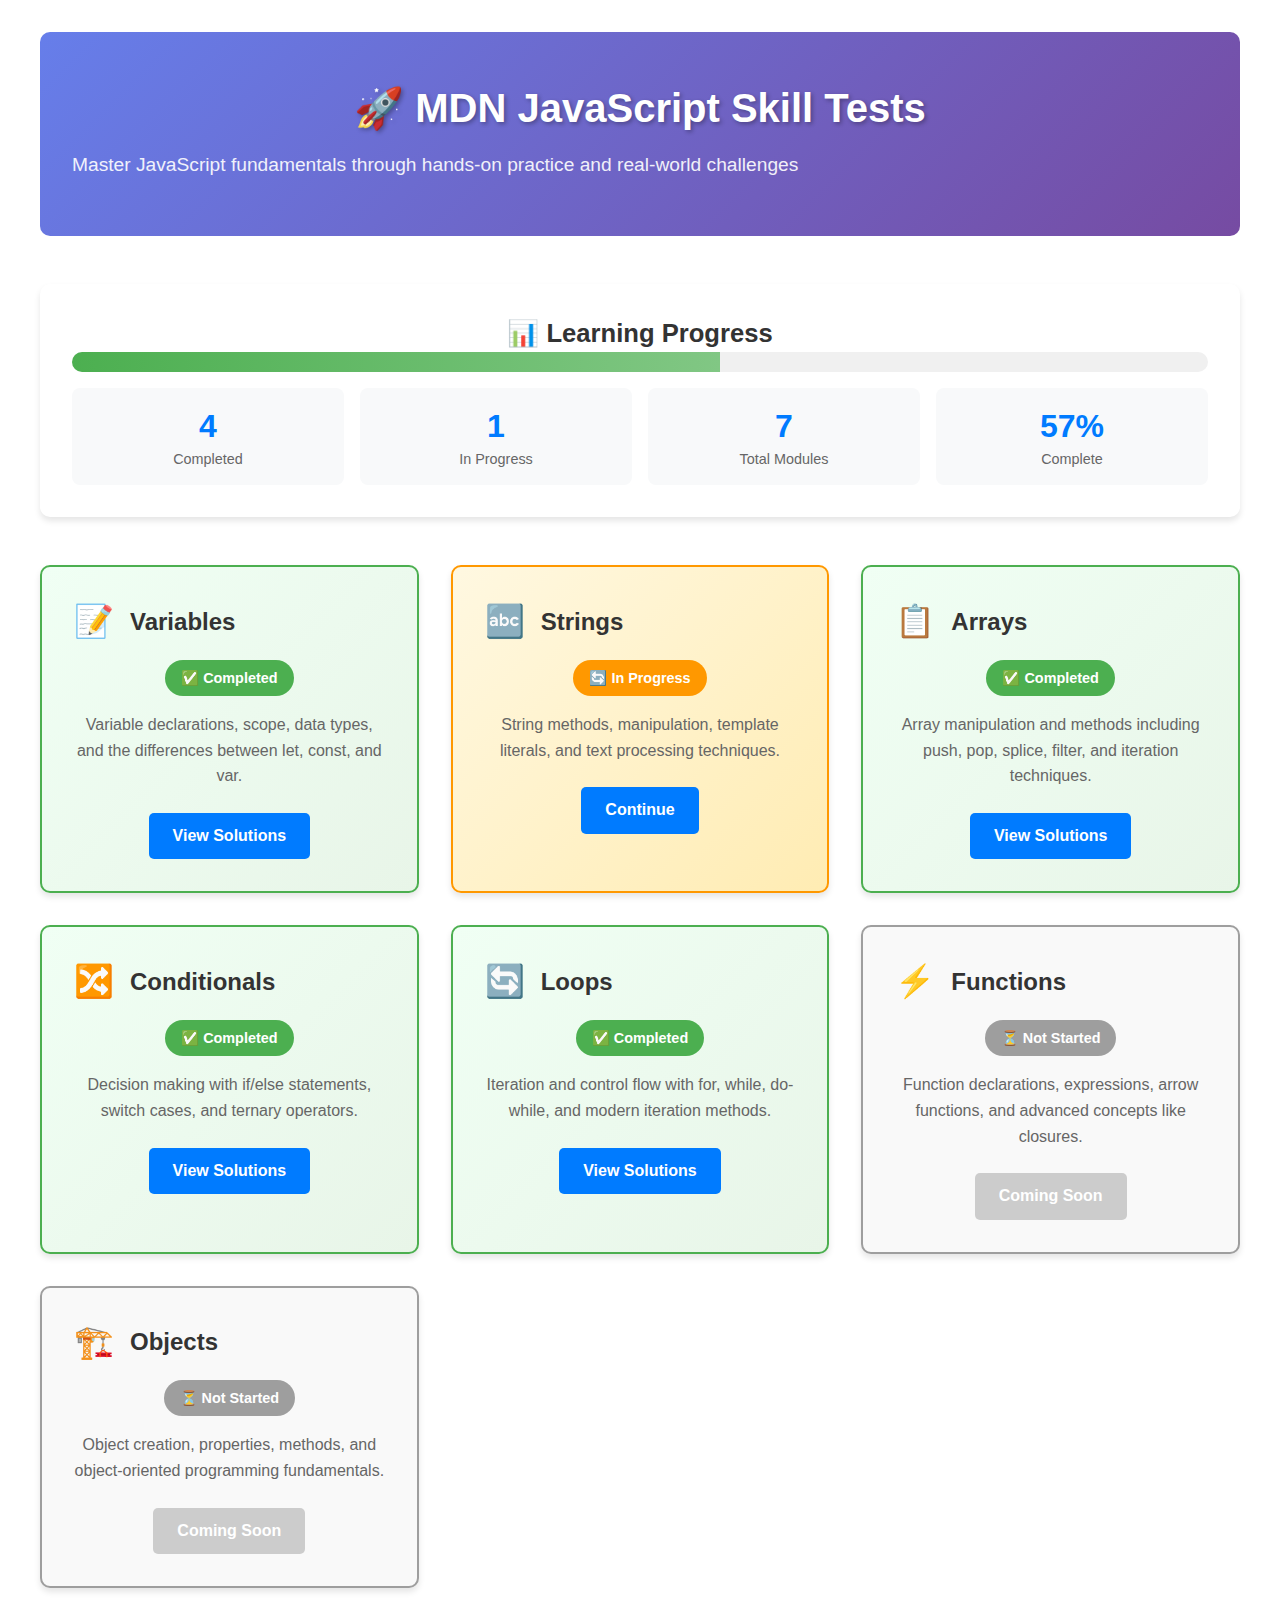
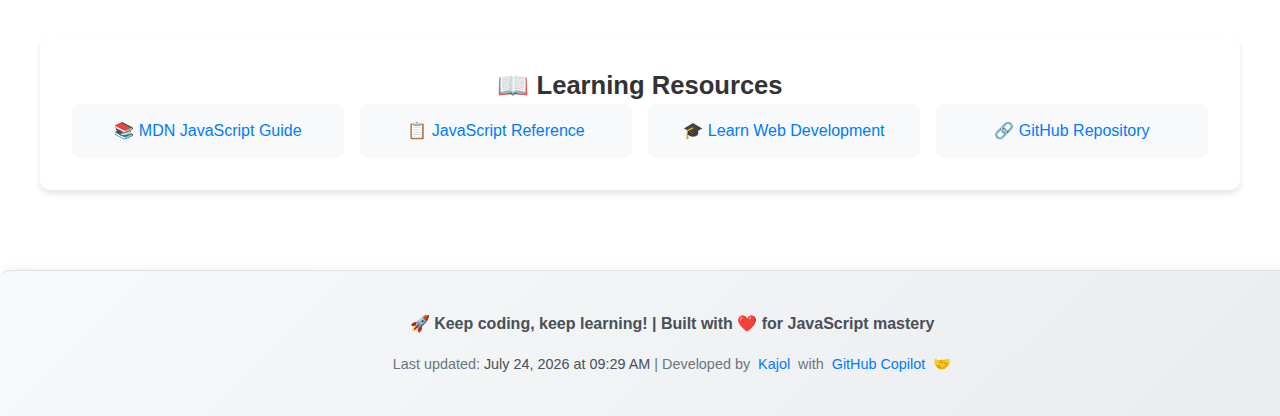
<file: index.html>
<!DOCTYPE html>
<html lang="en">
  <head>
    <meta charset="UTF-8" />
    <meta name="viewport" content="width=device-width, initial-scale=1.0" />
    <title>MDN JavaScript Skill Tests - Dashboard</title>
    <link rel="stylesheet" href="styles.css" />
    <link rel="stylesheet" href="dashboard.css" />
  </head>
  <body>
    <div class="dashboard">
      <!-- Hero Section -->
      <section class="hero">
        <h1>🚀 MDN JavaScript Skill Tests</h1>
        <p>
          Master JavaScript fundamentals through hands-on practice and
          real-world challenges
        </p>
      </section>

      <!-- Progress Overview -->
      <section class="progress-section">
        <h2>📊 Learning Progress</h2>
        <div class="progress-bar">
          <div class="progress-fill" id="progress-fill"></div>
        </div>
        <div class="stats" id="stats-container"></div>
      </section>

      <!-- Modules Grid -->
      <section class="modules-grid" id="modules-container"></section>

      <!-- Resources Section -->
      <section class="resources-section">
        <h2>📖 Learning Resources</h2>
        <div class="resources-grid" id="resources-container"></div>
      </section>
    </div>

    <footer>
      <p>
        🚀 Keep coding, keep learning! | Built with ❤️ for JavaScript mastery
      </p>
      <p>
        Last updated: <span id="last-updated"></span> |
        <span
          >Developed by
          <a
            href="https://github.com/the-sankari"
            target="_blank"
            rel="noopener"
            >Kajol</a
          >
          with
          <a
            href="https://github.com/features/copilot"
            target="_blank"
            rel="noopener"
            >GitHub Copilot</a
          >
          🤝</span
        >
      </p>
    </footer>

    <!-- External JavaScript -->
    <script src="dashboard.js"></script>
  </body>
</html>
</file>
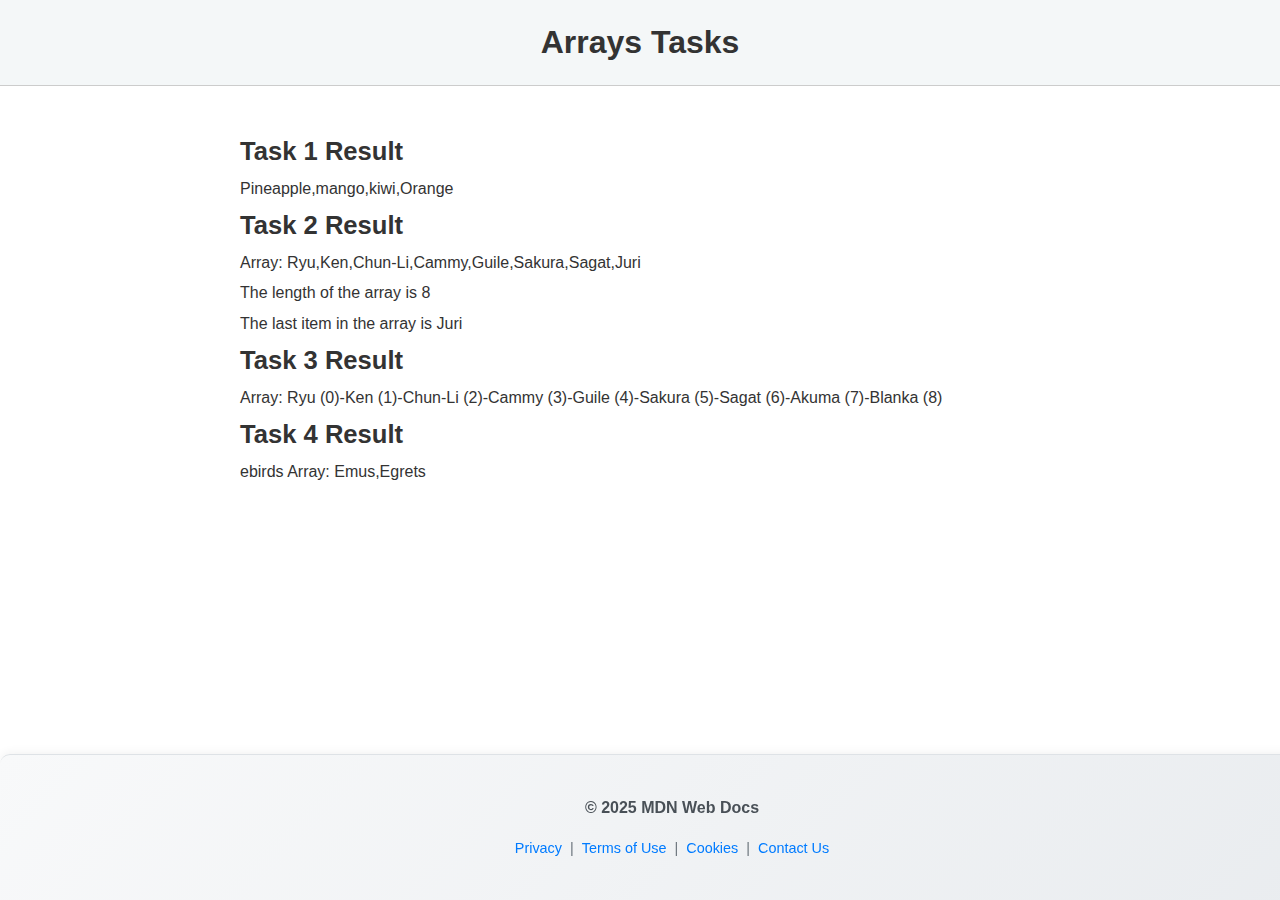
<file: arrays/index.html>
<!DOCTYPE html>
<html lang="en">
  <head>
    <meta charset="UTF-8" />
    <meta name="viewport" content="width=device-width, initial-scale=1.0" />
    <title>Arrays</title>
    <link rel="stylesheet" href="../styles.css" />
  </head>
  <body>
    <header><h1>Arrays Tasks</h1></header>
    <main>
      <div id="task1"></div>
      <div id="task2"></div>
      <div id="task3"></div>
      <div id="task4"></div>
    </main>
    <footer>
      <p>© 2025 MDN Web Docs</p>
      <p>
        <a href="">Privacy</a> | <a href="">Terms of Use</a> |
        <a href="">Cookies</a> |
        <a href="">Contact Us</a>
      </p>
    </footer>
    <script src="./js/arrays1.js"></script>
    <script src="./js/arrays2.js"></script>
    <script src="./js/arrays3.js"></script>
    <script src="./js/arrays4.js"></script>
  </body>
</html>
</file>
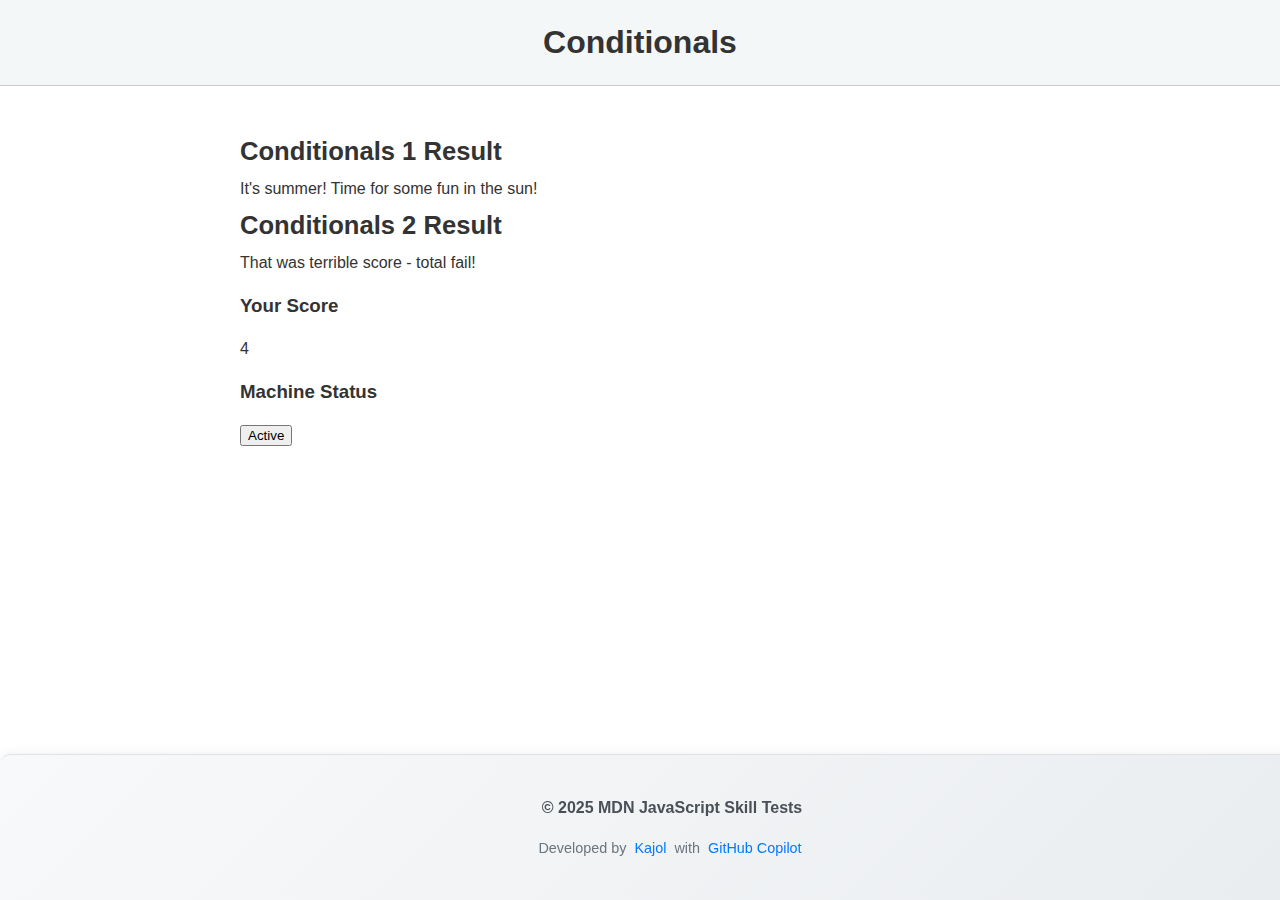
<file: conditionals/index.html>
<!DOCTYPE html>
<html lang="en">
  <head>
    <meta charset="UTF-8" />
    <meta name="viewport" content="width=device-width, initial-scale=1.0" />
    <title>Conditionals</title>
    <link rel="stylesheet" href="../styles.css" />
  </head>
  <body>
    <header>
      <h1>Conditionals</h1>
    </header>
    <main class="container">
      <section id="conditionals1"></section>
      <section id="conditionals2"></section>
      <section id="conditionals3"></section>
    </main>
    <footer>
      <p>© 2025 MDN JavaScript Skill Tests</p>
      <p>
        Developed by <a href="" target="_blank" rel="noopener">Kajol</a> with
        <a href="" target="_blank" rel="noopener">GitHub Copilot</a>
      </p>
    </footer>
    <script src="./js/conditionals1.js"></script>
<script src="./js/conditionals2.js"></script>
  </body>
</html>
</file>
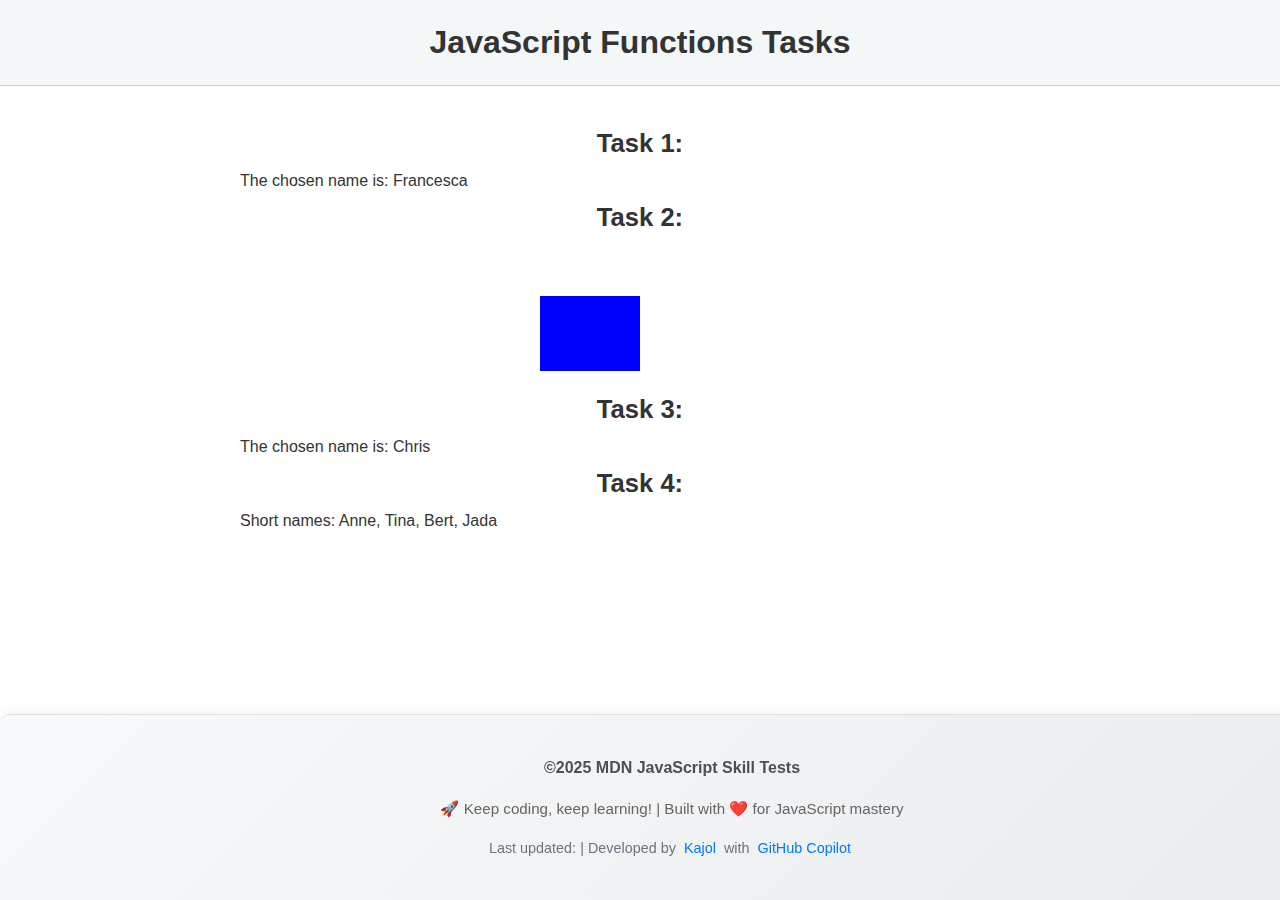
<file: functions/index.html>
<!DOCTYPE html>
<html lang="en">
  <head>
    <meta charset="UTF-8" />
    <meta name="viewport" content="width=device-width, initial-scale=1.0" />
    <title>Functions tasks</title>
    <link rel="stylesheet" href="../styles.css" />
  </head>
  <body>
    <header>
      <h1>JavaScript Functions Tasks</h1>
    </header>
    <main class="container">
      <section id="fun1">
        <h2>Task 1: </h2>
      </section>
      <section id="fun2">
        <h2>Task 2:</h2>
        <canvas id="canvas1"></canvas>
      </section>
      <section id="fun3">
        <h2>Task 3: </h2>
      </section>
      <section id="fun4">
        <h2>Task 4:</h2>
      </section>
    </main>
    <footer>
      <p>&copy;2025 MDN JavaScript Skill Tests</p>
      <p>
        🚀 Keep coding, keep learning! | Built with ❤️ for JavaScript mastery
      </p>
      <p>
        Last updated: <span id="last-updated"></span> |
        <span>
          Developed by
          <a href="" target="_blank" rel="noopener">Kajol</a> with
          <a href="" target="_blank" rel="noopener">GitHub Copilot</a>
        </span>
      </p>
    </footer>
    <script src="./js/fun1.js"></script>
    <script src="./js/fun2.js"></script>
    <script src="./js/fun3.js"></script>
    <script src="./js/fun4.js"></script>
  </body>
</html>
</file>
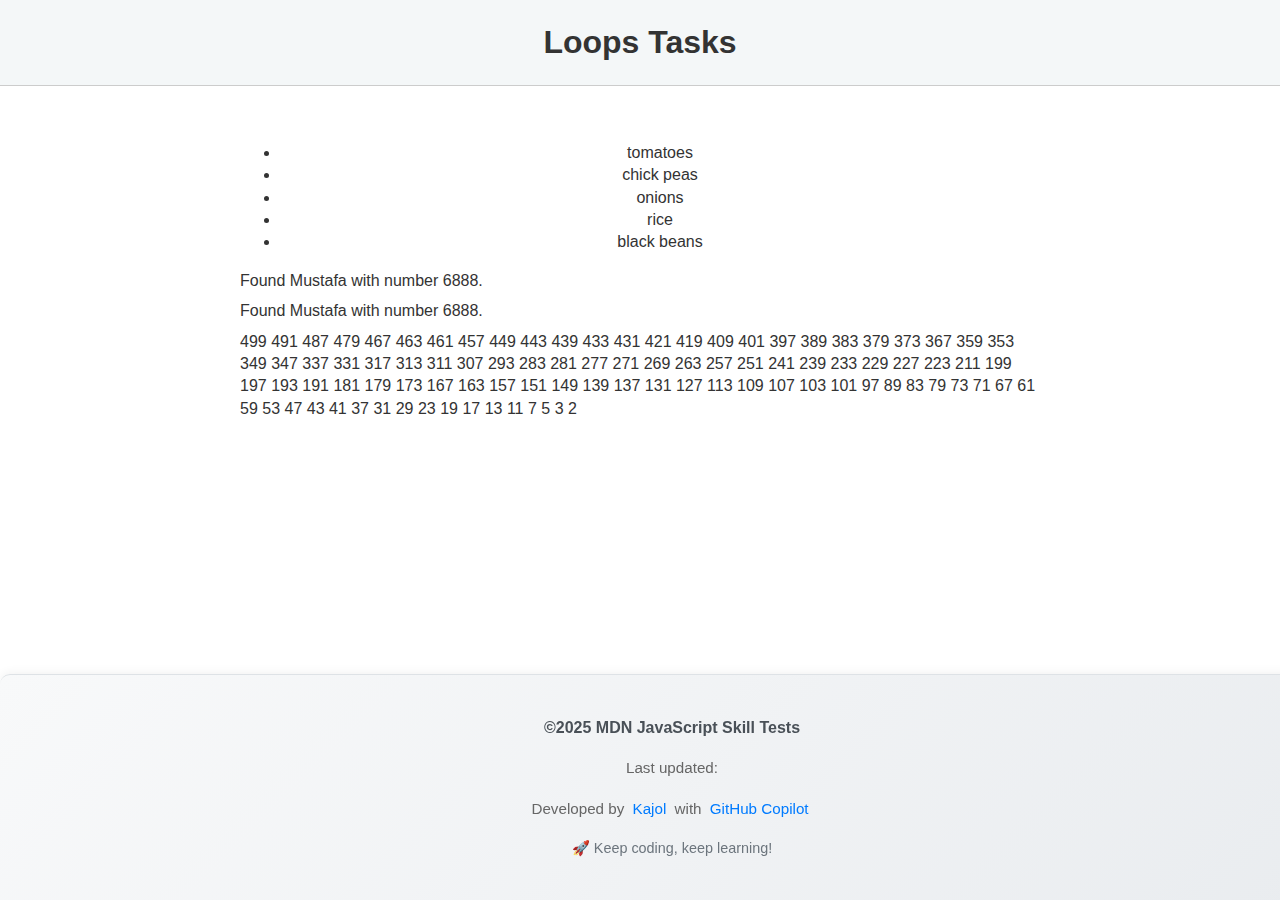
<file: loops/index.html>
<!DOCTYPE html>
<html lang="en">
  <head>
    <meta charset="UTF-8" />
    <meta name="viewport" content="width=device-width, initial-scale=1.0" />
    <title>Loops Tasks</title>
    <link rel="stylesheet" href="../styles.css" />
  </head>
  <body>
    <header>
      <h1>Loops Tasks</h1>
    </header>
    <main class="container">
      <section id="loops1"></section>
      <section id="loops2"></section>
      <section id="loops3"></section>
    </main>
    <footer>
      <p>&copy;2025 MDN JavaScript Skill Tests</p>
      <p>Last updated: <span id="last-updated"></span></p>
      <p>
        Developed by <a href="" target="_blank" rel="noopener">Kajol</a> with
        <a href="" target="_blank" rel="noopener">GitHub Copilot</a>
      </p>
      <p>🚀 Keep coding, keep learning!</p>
    </footer>
    <script src="./js/loops1.js"></script>
    <script src="./js/loops2.js"></script>
    <script src="./js/loops3.js"></script>
  </body>
</html>
</file>
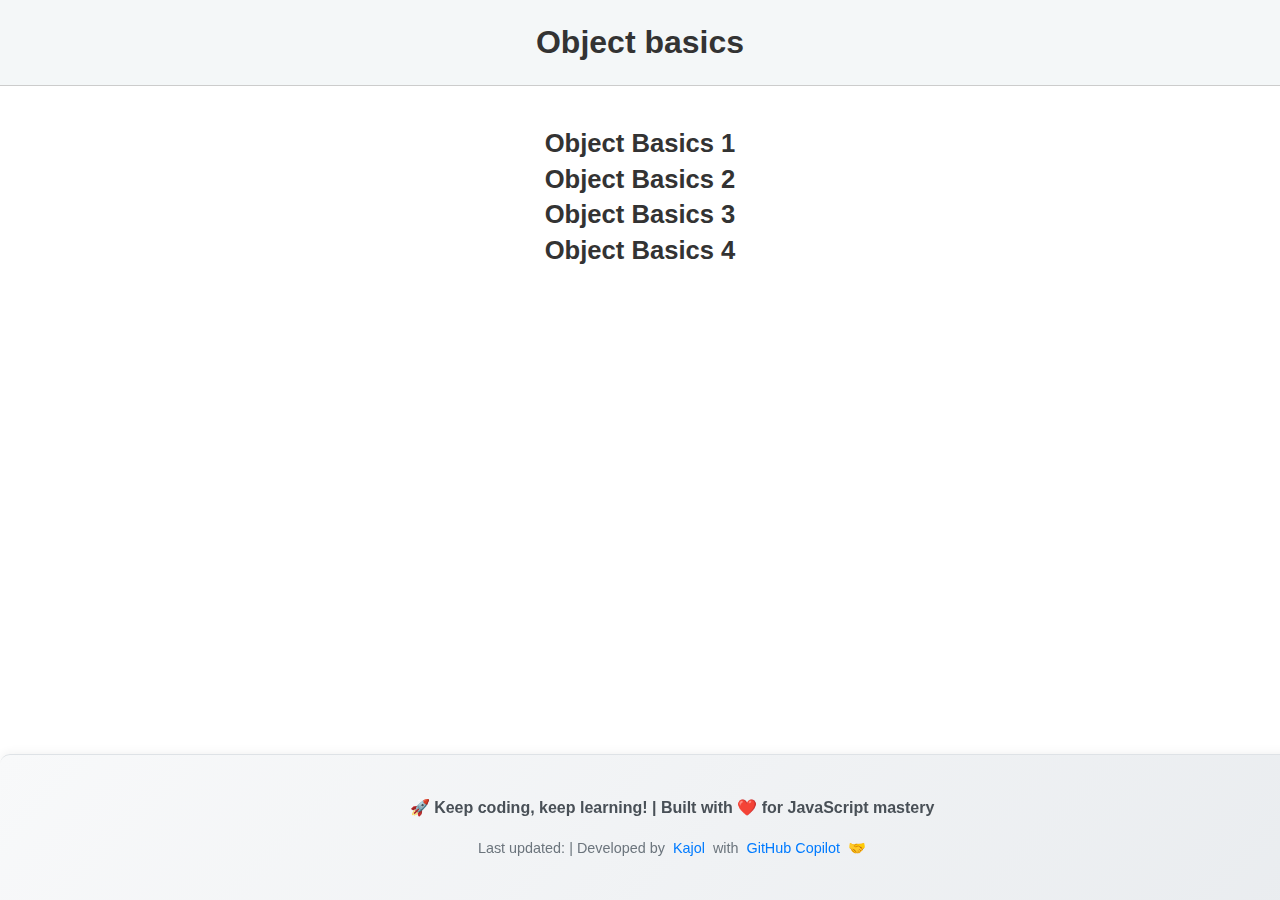
<file: object_basics/index.html>
<!DOCTYPE html>
<html lang="en">
  <head>
    <meta charset="UTF-8" />
    <meta name="viewport" content="width=device-width, initial-scale=1.0" />
    <title>Objects Basics</title>
    <link rel="stylesheet" href="../styles.css" />
  </head>
  <body>
    <header>
      <h1>Object basics</h1>
    </header>
    <main class="container">
      <section id="obj1">
        <h2>Object Basics 1</h2>
      </section>
      <section id="obj2">
        <h2>Object Basics 2</h2>
      </section>
      <section id="obj3">
        <h2>Object Basics 3</h2>
      </section>
      <section id="obj4">
        <h2>Object Basics 4</h2>
      </section>
    </main>
    <footer>
      <p>
        🚀 Keep coding, keep learning! | Built with ❤️ for JavaScript mastery
      </p>
      <p>
        Last updated: <span id="last-updated"></span> |
        <span
          >Developed by
          <a
            href="https://github.com/the-sankari"
            target="_blank"
            rel="noopener"
            >Kajol</a
          >
          with
          <a
            href="https://github.com/features/copilot"
            target="_blank"
            rel="noopener"
            >GitHub Copilot</a
          >
          🤝</span
        >
      </p>
    </footer>
  </body>
</html>
</file>
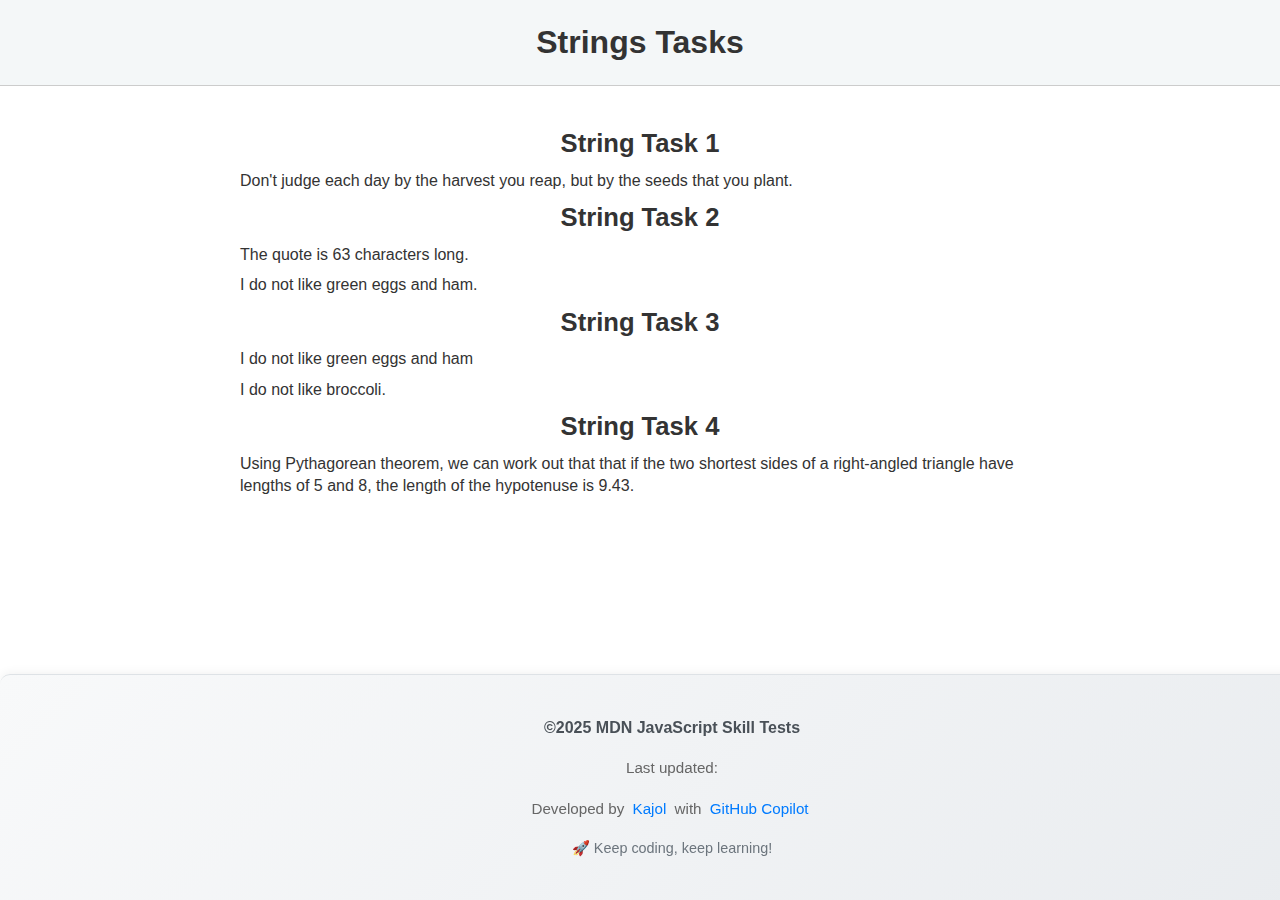
<file: strings/index.html>
<!DOCTYPE html>
<html lang="en">
  <head>
    <meta charset="UTF-8" />
    <meta name="viewport" content="width=device-width, initial-scale=1.0" />
    <title>Strings Tasks</title>
    <link rel="stylesheet" href="../styles.css" />
  </head>
  <body>
    <header>
      <h1>Strings Tasks</h1>
    </header>
    <main class="container">
      <section id="strings1">
        <h2>String Task 1</h2>
      </section>
      <section id="strings2">
        <h2>String Task 2</h2>
      </section>
      <section id="strings3">
        <h2>String Task 3</h2>
      </section>
      <section id="strings4">
        <h2>String Task 4</h2>
      </section>
    </main>
    <footer>
      <p>&copy;2025 MDN JavaScript Skill Tests</p>
      <p>Last updated: <span id="last-updated"></span></p>
      <p>
        Developed by <a href="" target="_blank" rel="noopener">Kajol</a> with
        <a href="" target="_blank" rel="noopener">GitHub Copilot</a>
      </p>
      <p>🚀 Keep coding, keep learning!</p>
    </footer>
    <script src="./js/strings1.js"></script>
    <script src="./js/strings2.js"></script>
    <script src="./js/strings3.js"></script>
    <script src="./js/strings4.js"></script>
  </body>
</html>
</file>
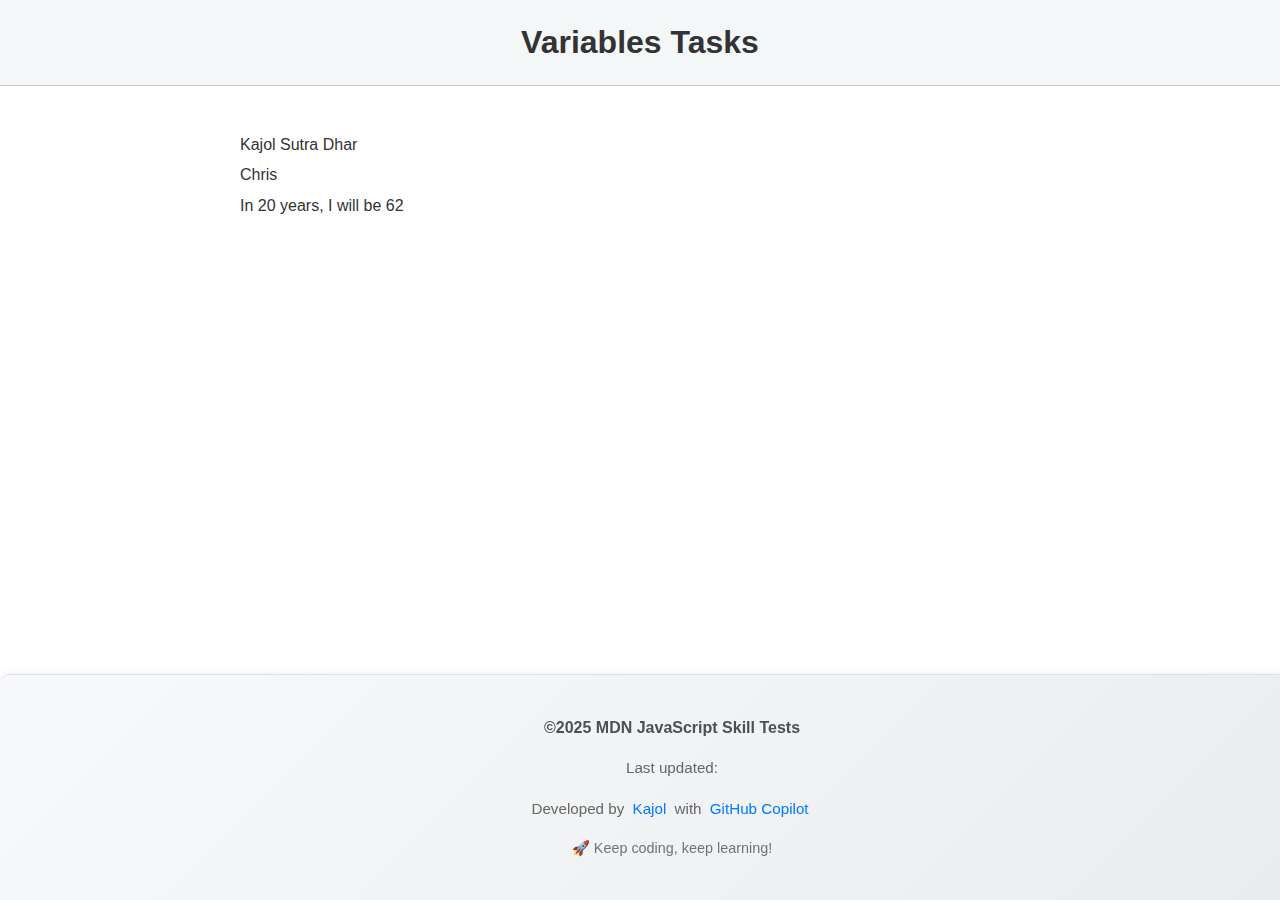
<file: variables/index.html>
<!DOCTYPE html>
<html lang="en">
  <head>
    <meta charset="UTF-8" />
    <meta name="viewport" content="width=device-width, initial-scale=1.0" />
    <title>Variables</title>
    <link rel="stylesheet" href="../styles.css" />
  </head>
  <body>
    <header><h1>Variables Tasks</h1></header>
    <main class="container">
      <section id="variables1"></section>
      <section id="variables2"></section>
    </main>
    <footer>
      <p>&copy;2025 MDN JavaScript Skill Tests</p>
      <p>Last updated: <span id="last-updated"></span></p>
      <p>
        Developed by <a href="" target="_blank" rel="noopener">Kajol</a> with
        <a href="" href="" target="_blank" rel="noopener">GitHub Copilot</a>
      </p>
      <p>🚀 Keep coding, keep learning!</p>
    </footer>
    <script src="./js/variables1.js"></script>
    <script src="./js/variables2.js"></script>
  </body>
</html>
</file>
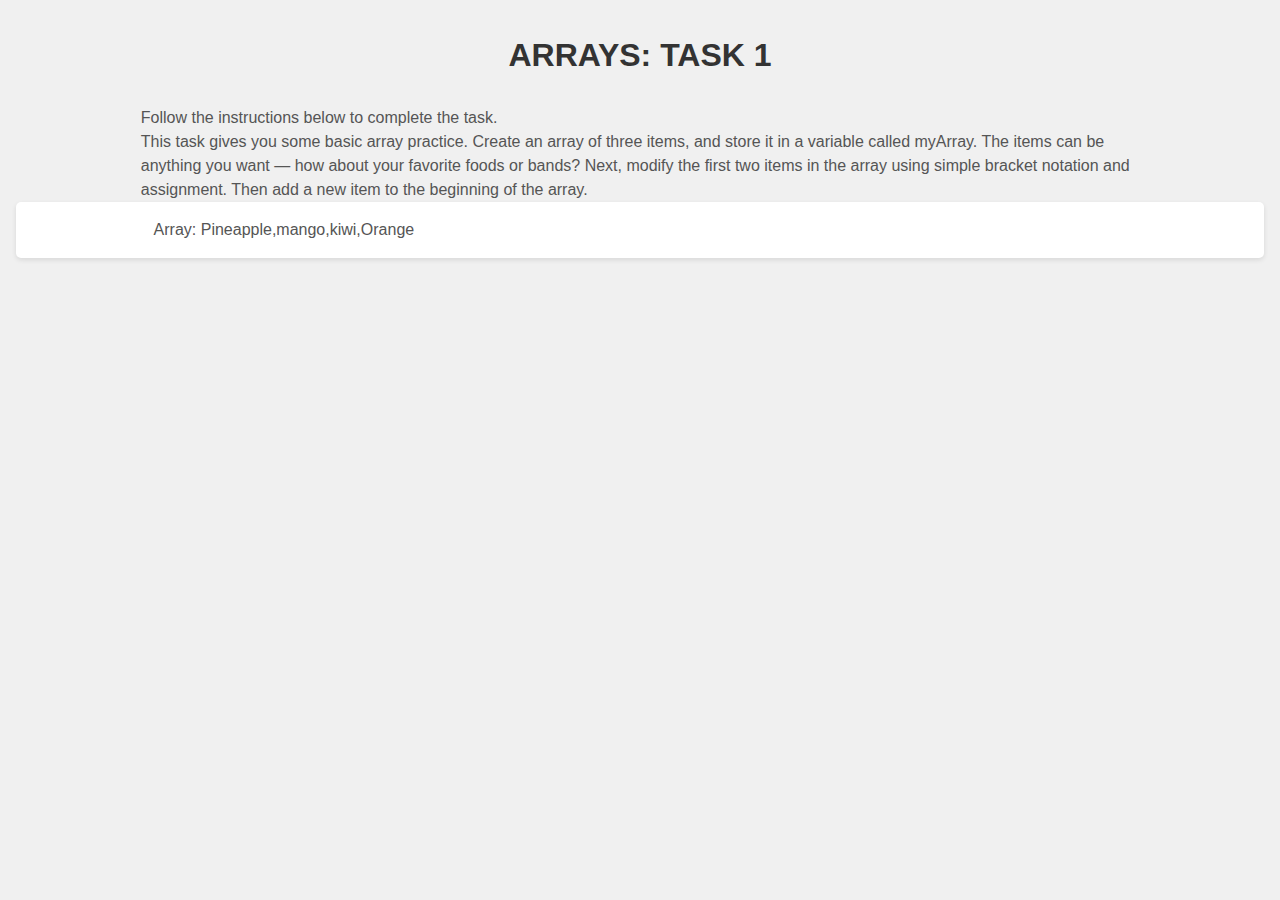
<file: arrays/arrays1.html>
<!DOCTYPE html>
<html lang="en">
  <head>
    <meta charset="UTF-8" />
    <meta name="viewport" content="width=device-width, initial-scale=1.0" />
    <title>Arrays: Task 1</title>

    <style>
      body {
        font-family: Arial, sans-serif;
        margin: 0;
        padding: 1em;
        background-color: #f0f0f0;
      }

      h1 {
        color: #333;
        text-align: center;
        margin-bottom: 1em;
        text-transform: uppercase;
      }

      section {
        background-color: #fff;
        padding: 1em;
        border-radius: 5px;
        box-shadow: 0 2px 5px rgba(0, 0, 0, 0.1);
      }
      p {
        color: #555;
        line-height: 1.5;
        width: 80%;
        margin: 0 auto;
      }
    </style>
  </head>
  <body>
    <h1>Arrays: Task 1</h1>
    <p>Follow the instructions below to complete the task.</p>
    <p>
      This task gives you some basic array practice. Create an array of three
      items, and store it in a variable called myArray. The items can be
      anything you want — how about your favorite foods or bands? Next, modify
      the first two items in the array using simple bracket notation and
      assignment. Then add a new item to the beginning of the array.
    </p>
    <section class="preview"></section>
  </body>
  <script>
    // Add your code here
    let myArray = ["Banana", "Apple", "Orange"];
    myArray[0] = "mango";
    myArray[1] = "kiwi";
    myArray.unshift("Pineapple");
    // Don't edit the code below here!

    const section = document.querySelector("section");

    let para1 = document.createElement("p");
    para1.textContent = `Array: ${myArray}`;
    section.appendChild(para1);
  </script>
</html>
</file>
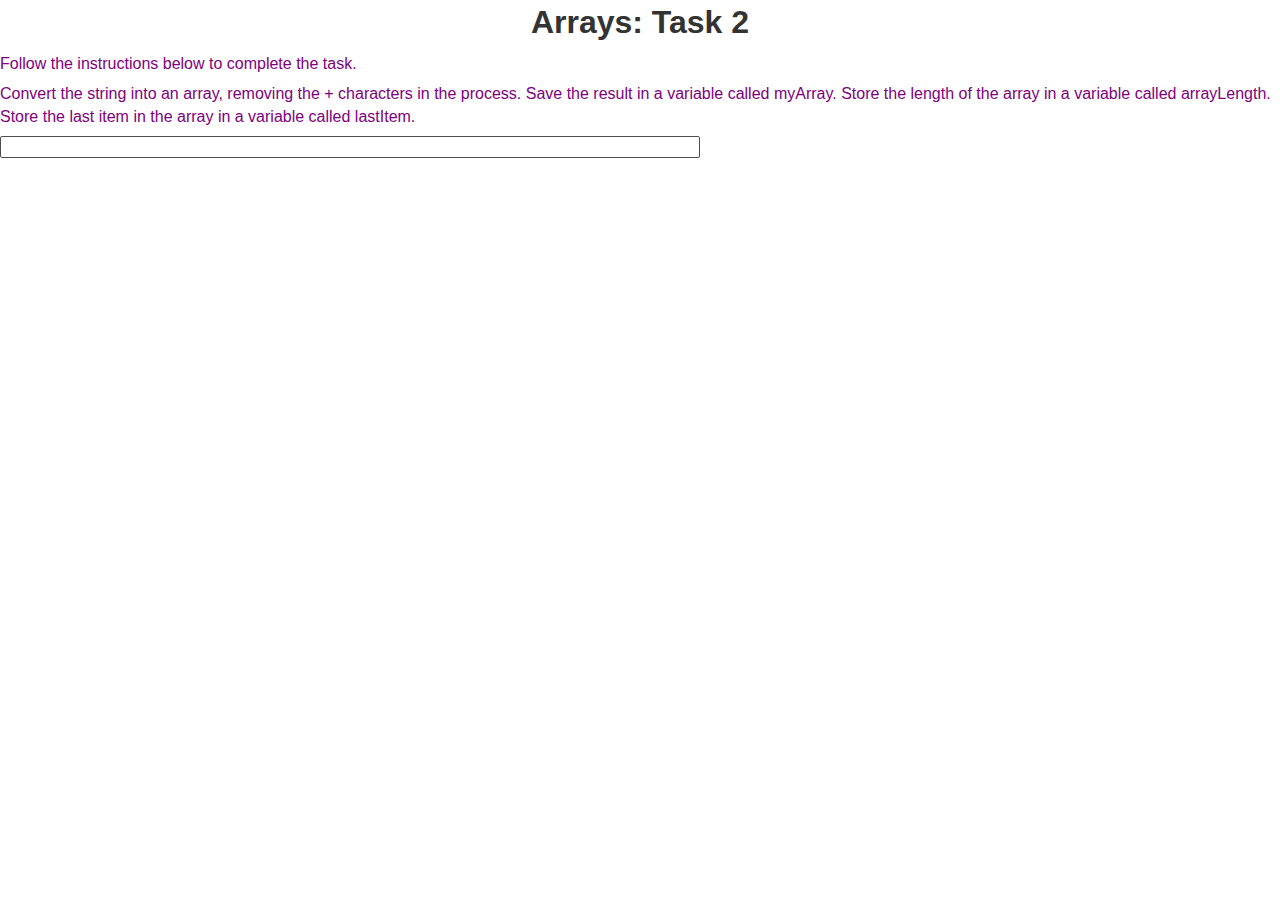
<file: arrays/arrays2.html>
<!DOCTYPE html>
<html lang="en-US">
  <head>
    <meta charset="utf-8" />
    <title>Arrays: Task 2</title>
    <style>
      p {
        color: purple;
        margin: 0.5em 0;
      }

      * {
        margin: 0;
        padding: 0;
        box-sizing: border-box;
      }
    </style>
    <link rel="stylesheet" href="../styles.css" />
  </head>

  <body>
    <h1>Arrays: Task 2</h1>
    <p>Follow the instructions below to complete the task.</p>
    <p>
      Convert the string into an array, removing the + characters in the
      process. Save the result in a variable called myArray. Store the length of
      the array in a variable called arrayLength. Store the last item in the
      array in a variable called lastItem.
    </p>

    <section class="preview"></section>
  </body>
  <script>
    // Add your code here

    let myString = "Ryu+Ken+Chun-Li+Cammy+Guile+Sakura+Sagat+Juri";

    // Don't edit the code below here!

    const section = document.querySelector("section");

    let para1 = document.createElement("p");
    para1.textContent = `Array: ${myArray}`;

    let para2 = document.createElement("p");
    para2.textContent = `The length of the array is ${arrayLength}.`;

    let para3 = document.createElement("p");
    para3.textContent = `The last item in the array is "${lastItem}".`;

    section.appendChild(para1);
    section.appendChild(para2);
    section.appendChild(para3);
  </script>
</html>
</file>
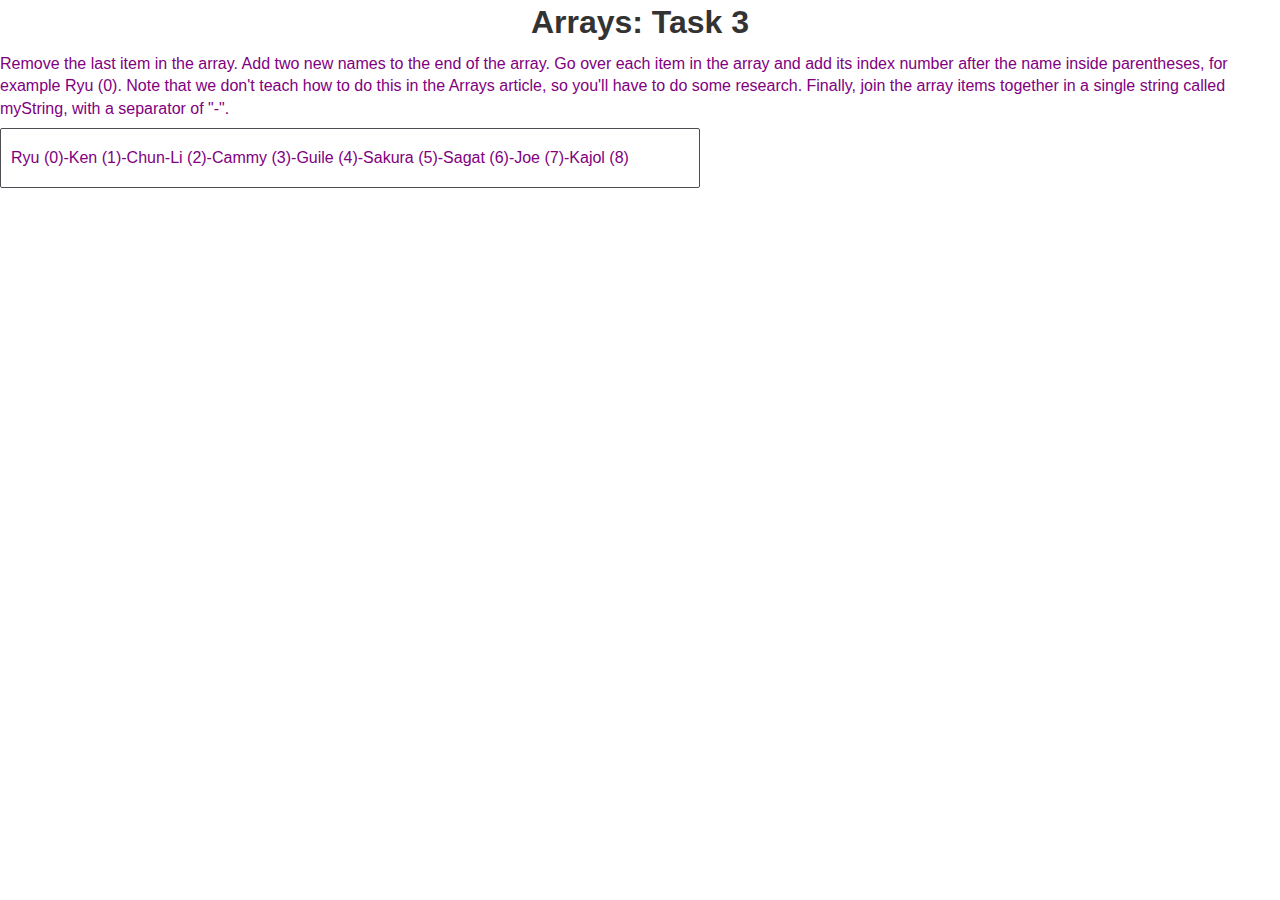
<file: arrays/arrays3.html>
<!DOCTYPE html>
<html lang="en-US">
  <head>
    <meta charset="utf-8" />
    <title>Arrays: Task 3</title>
    <style>
      p {
        color: purple;
        margin: 0.5em 0;
      }

      * {
        box-sizing: border-box;
      }
    </style>
    <link rel="stylesheet" href="../styles.css" />
  </head>

  <body>
    <h1>Arrays: Task 3</h1>
    <p>
      Remove the last item in the array. Add two new names to the end of the
      array. Go over each item in the array and add its index number after the
      name inside parentheses, for example Ryu (0). Note that we don't teach how
      to do this in the Arrays article, so you'll have to do some research.
      Finally, join the array items together in a single string called myString,
      with a separator of "-".
    </p>
    <section class="preview"></section>
  </body>
  <script>
    let myArray = [
      "Ryu",
      "Ken",
      "Chun-Li",
      "Cammy",
      "Guile",
      "Sakura",
      "Sagat",
      "Juri",
    ];

    // Add your code here
    // Remove the last item and add two new names
    myArray.pop();
    // ✓ Removed last item
    // ✓ Added two new names
    myArray.push("Joe", "Kajol");

    // Go over each item in the array and add its index number after the name
    // inside parentheses, for example Ryu (0).
    let myString = myArray.map((name, index) => `${name} (${index})`);

    // Join the array items together in a single string called myString,
    // with a separator of "-".
    myString = myString.join("-");

    // Don't edit the code below here!

    const section = document.querySelector("section");

    let para1 = document.createElement("p");
    para1.textContent = myString;

    section.appendChild(para1);
  </script>
</html>
</file>
<file: styles.css>
/* Some default styling for cookbook examples */
/*
rgb(53,43,34)
rgb(75,70,74)
rgb(95,97,110)
rgb(137,151,188)
rgb(160,178,226)
*/
body {
  background-color: #fff;
  color: #333;
  font: 1em / 1.4 Helvetica Neue, Helvetica, Arial, sans-serif;
  margin: 0 auto;
  text-align: center;
}
header {
  background-color: #f4f7f8;
  padding: 20px;
  border-bottom: 1px solid #ccc;
  margin: 0 auto 20px;
}
main {
  max-width: 800px;
  margin: 0 auto;
  padding: 20px;
}

h1 {
  font-size: 2rem;
  margin: 0;
}

h2 {
  font-size: 1.6rem;
  margin: 0;
}

p {
  margin: 0.5em 0;
  text-align: left;
}

/* styles for the editor */

.playable {
  font-family: monospace;
  display: block;
  margin-bottom: 10px;
  background-color: #f4f7f8;
  border: none;
  border-left: 6px solid #558abb;
  color: #4d4e53;
  width: 90%;
  max-width: 700px;
  padding: 10px 10px 0px;
  font-size: 90%;
}

.playable-css {
  height: 80px;
}

.playable-js {
  height: 160px;
}

.playable-buttons {
  text-align: right;
  width: 90%;
  max-width: 700px;
  padding: 5px 10px 5px 26px;
  font-size: 100%;
}

.preview {
  width: 90%;
  max-width: 700px;
  border: 1px solid #4d4e53;
  border-radius: 2px;
  padding: 10px 14px 10px 10px;
  margin-bottom: 10px;
}

.preview input {
  display: block;
  margin: 5px;
}

footer {
  position: fixed;
  bottom: 0;
  left: 0;
  right: 0;
  width: 100%;
  display: flex;
  flex-direction: column;
  align-items: center;
  margin-top: 3rem;
  text-align: center;
  color: #666;
  padding: 2rem;
  background: linear-gradient(135deg, #f8f9fa 0%, #e9ecef 100%);
  border-top: 1px solid #dee2e6;
  border-radius: 10px 10px 0 0;
  box-shadow: 0 -2px 10px rgba(0, 0, 0, 0.05);
}

footer p {
  margin: 0.5rem 0;
  font-size: 0.95rem;
  line-height: 1.6;
}

footer p:first-child {
  font-weight: 600;
  color: #495057;
  font-size: 1rem;
}

footer p:last-child {
  font-size: 0.9rem;
  color: #6c757d;
}

footer a {
  color: #007bff;
  text-decoration: none;
  font-weight: 500;
  transition: all 0.3s ease;
  position: relative;
  padding: 2px 4px;
  border-radius: 4px;
}

footer a:hover {
  color: #0056b3;
  background-color: rgba(0, 123, 255, 0.1);
  transform: translateY(-1px);
}

footer a:focus {
  outline: 2px solid #007bff;
  outline-offset: 2px;
}

footer a::after {
  content: "";
  position: absolute;
  bottom: -2px;
  left: 50%;
  width: 0;
  height: 2px;
  background: linear-gradient(90deg, #007bff, #0056b3);
  transition: all 0.3s ease;
  transform: translateX(-50%);
}

footer a:hover::after {
  width: 100%;
}

#last-updated {
  font-weight: 500;
  color: #495057;
}
</file>
<file: dashboard.css>
/* Dashboard Styles for MDN JavaScript Skill Tests */

.dashboard {
  max-width: 1200px;
  margin: 0 auto;
  padding: 2rem;
}

.hero {
  text-align: center;
  background: linear-gradient(135deg, #667eea 0%, #764ba2 100%);
  color: white;
  padding: 3rem 2rem;
  border-radius: 10px;
  margin-bottom: 3rem;
}

.hero h1 {
  font-size: 2.5rem;
  margin-bottom: 1rem;
  text-shadow: 2px 2px 4px rgba(0, 0, 0, 0.3);
}

.hero p {
  font-size: 1.2rem;
  opacity: 0.9;
}

.modules-grid {
  display: grid;
  grid-template-columns: repeat(auto-fit, minmax(300px, 1fr));
  gap: 2rem;
  margin-bottom: 3rem;
}

.module-card {
  background: white;
  border-radius: 10px;
  padding: 2rem;
  box-shadow: 0 4px 6px rgba(0, 0, 0, 0.1);
  border: 2px solid transparent;
  transition: all 0.3s ease;
}

.module-card:hover {
  transform: translateY(-5px);
  box-shadow: 0 8px 25px rgba(0, 0, 0, 0.15);
}

.module-card.completed {
  border-color: #4caf50;
  background: linear-gradient(135deg, #f0fff4 0%, #e8f5e8 100%);
}

.module-card.in-progress {
  border-color: #ff9800;
  background: linear-gradient(135deg, #fff8e1 0%, #ffecb3 100%);
}

.module-card.not-started {
  border-color: #9e9e9e;
  background: #f9f9f9;
}

.module-header {
  display: flex;
  align-items: center;
  margin-bottom: 1rem;
}

.module-icon {
  font-size: 2rem;
  margin-right: 1rem;
}

.module-title {
  font-size: 1.5rem;
  font-weight: bold;
  color: #333;
}

.module-description {
  color: #666;
  margin-bottom: 1.5rem;
  line-height: 1.6;
}

.module-status {
  display: inline-block;
  padding: 0.5rem 1rem;
  border-radius: 20px;
  font-size: 0.9rem;
  font-weight: bold;
  margin-bottom: 1rem;
}

.status-completed {
  background: #4caf50;
  color: white;
}

.status-in-progress {
  background: #ff9800;
  color: white;
}

.status-not-started {
  background: #9e9e9e;
  color: white;
}

.module-link {
  display: inline-block;
  background: #007bff;
  color: white;
  padding: 0.75rem 1.5rem;
  border-radius: 5px;
  text-decoration: none;
  font-weight: bold;
  transition: background 0.3s ease;
}

.module-link:hover {
  background: #0056b3;
}

.module-link.disabled {
  background: #ccc;
  cursor: not-allowed;
  pointer-events: none;
}

.progress-section {
  background: white;
  padding: 2rem;
  border-radius: 10px;
  box-shadow: 0 4px 6px rgba(0, 0, 0, 0.1);
  margin-bottom: 3rem;
}

.progress-bar {
  width: 100%;
  height: 20px;
  background: #f0f0f0;
  border-radius: 10px;
  overflow: hidden;
  margin-bottom: 1rem;
}

.progress-fill {
  height: 100%;
  background: linear-gradient(90deg, #4caf50, #81c784);
  transition: width 0.3s ease;
}

.stats {
  display: grid;
  grid-template-columns: repeat(auto-fit, minmax(150px, 1fr));
  gap: 1rem;
  text-align: center;
}

.stat-item {
  padding: 1rem;
  background: #f8f9fa;
  border-radius: 8px;
}

.stat-number {
  font-size: 2rem;
  font-weight: bold;
  color: #007bff;
}

.stat-label {
  color: #666;
  font-size: 0.9rem;
}

.resources-section {
  background: white;
  padding: 2rem;
  border-radius: 10px;
  box-shadow: 0 4px 6px rgba(0, 0, 0, 0.1);
}

.resources-grid {
  display: grid;
  grid-template-columns: repeat(auto-fit, minmax(250px, 1fr));
  gap: 1rem;
}

.resource-link {
  display: block;
  padding: 1rem;
  background: #f8f9fa;
  border-radius: 8px;
  text-decoration: none;
  color: #007bff;
  transition: all 0.3s ease;
}

.resource-link:hover {
  background: #e9ecef;
  transform: translateX(5px);
}

footer {
  position: relative;
  margin-top: 3rem;
  text-align: center;
  color: #666;
  padding: 2rem;
  background: linear-gradient(135deg, #f8f9fa 0%, #e9ecef 100%);
  border-top: 1px solid #dee2e6;
  border-radius: 10px 10px 0 0;
  box-shadow: 0 -2px 10px rgba(0, 0, 0, 0.05);
}

footer p {
  margin: 0.5rem 0;
  font-size: 0.95rem;
  line-height: 1.6;
}

footer p:first-child {
  font-weight: 600;
  color: #495057;
  font-size: 1rem;
}

footer p:last-child {
  font-size: 0.9rem;
  color: #6c757d;
}

footer a {
  color: #007bff;
  text-decoration: none;
  font-weight: 500;
  transition: all 0.3s ease;
  position: relative;
  padding: 2px 4px;
  border-radius: 4px;
}

footer a:hover {
  color: #0056b3;
  background-color: rgba(0, 123, 255, 0.1);
  transform: translateY(-1px);
}

footer a:focus {
  outline: 2px solid #007bff;
  outline-offset: 2px;
}

footer a::after {
  content: "";
  position: absolute;
  bottom: -2px;
  left: 50%;
  width: 0;
  height: 2px;
  background: linear-gradient(90deg, #007bff, #0056b3);
  transition: all 0.3s ease;
  transform: translateX(-50%);
}

footer a:hover::after {
  width: 100%;
}

#last-updated {
  font-weight: 500;
  color: #495057;
}

/* Responsive Design */
@media (max-width: 768px) {
  .dashboard {
    padding: 1rem;
  }

  .hero {
    padding: 2rem 1rem;
  }

  .hero h1 {
    font-size: 2rem;
  }

  .modules-grid {
    grid-template-columns: 1fr;
    gap: 1rem;
  }

  .module-card {
    padding: 1.5rem;
  }

  .stats {
    grid-template-columns: repeat(2, 1fr);
  }

  footer {
    padding: 1.5rem 1rem;
  }

  footer p {
    font-size: 0.85rem;
  }

  footer p:first-child {
    font-size: 0.9rem;
  }
}

@media (max-width: 480px) {
  .hero h1 {
    font-size: 1.5rem;
  }

  .stats {
    grid-template-columns: 1fr;
  }

  .stat-number {
    font-size: 1.5rem;
  }

  footer p {
    line-height: 1.8;
  }

  footer p:last-child {
    display: flex;
    flex-direction: column;
    gap: 0.5rem;
    align-items: center;
  }
}
</file>
